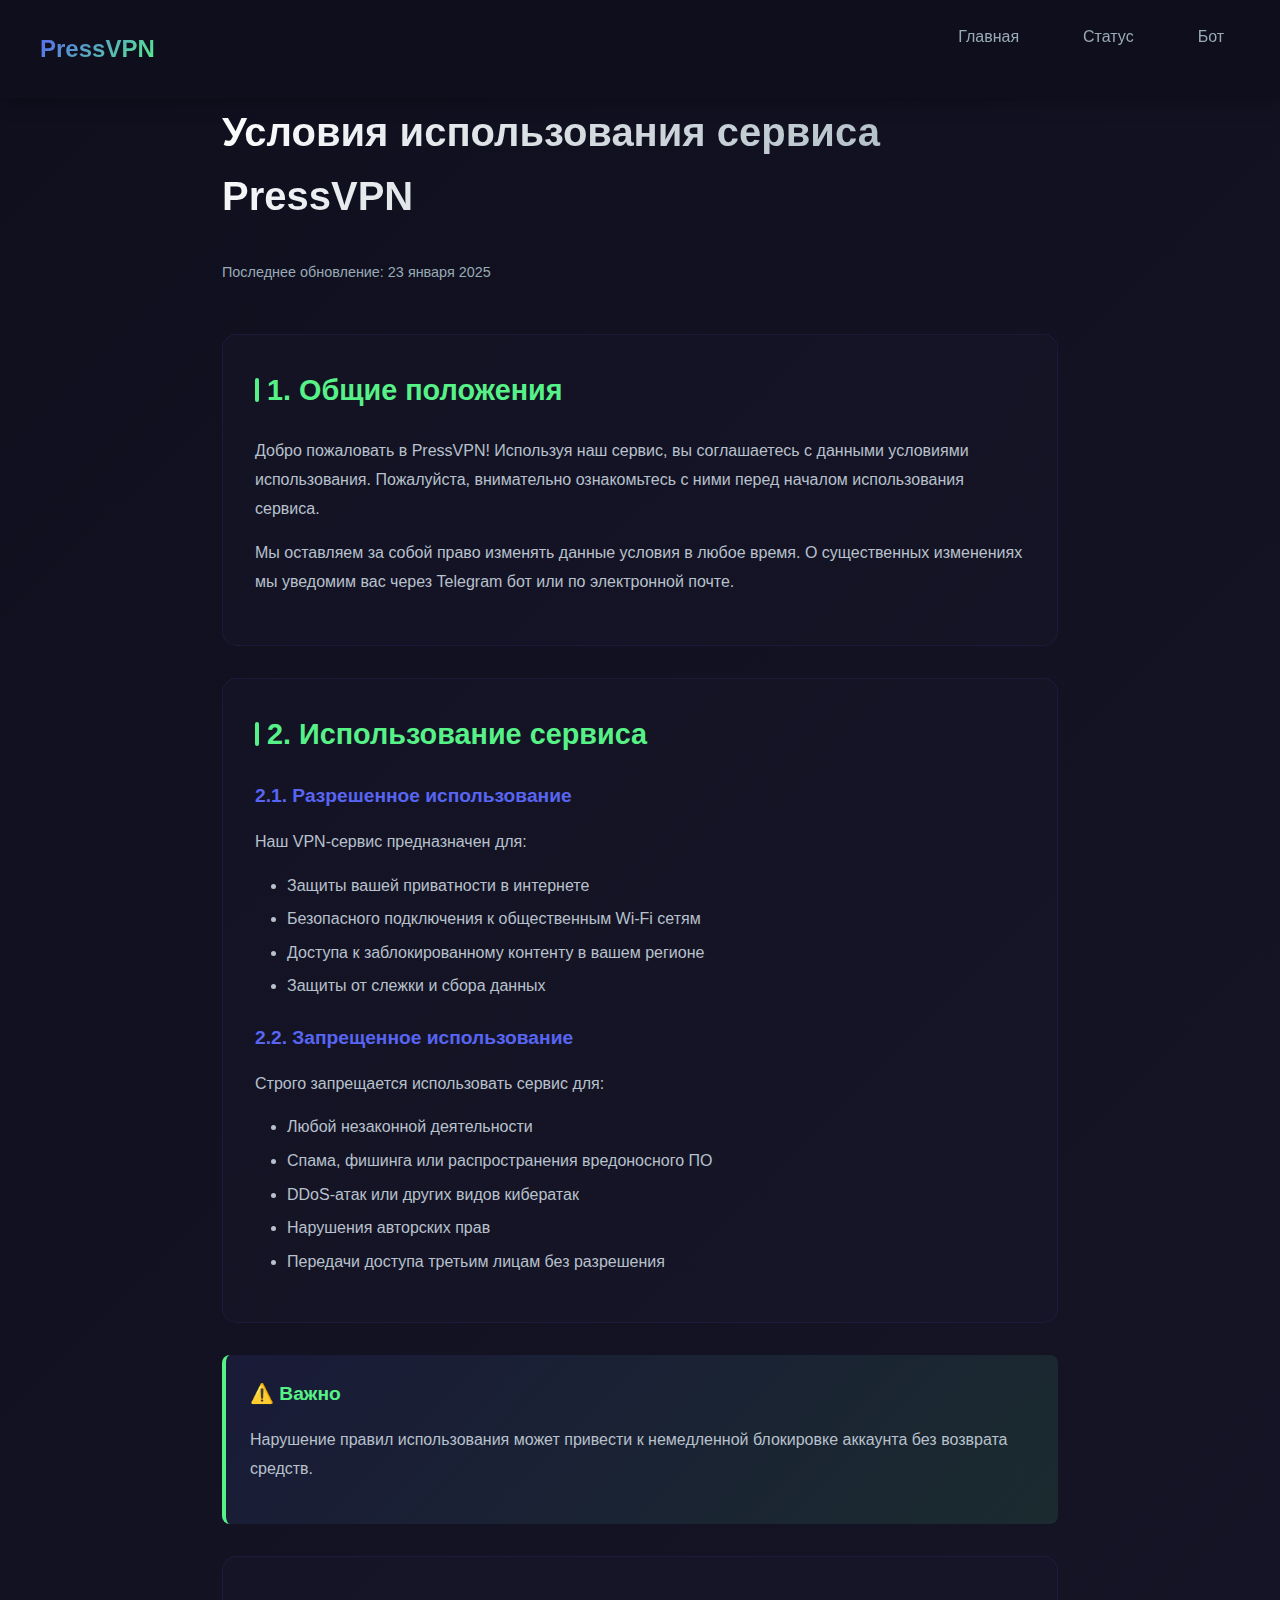
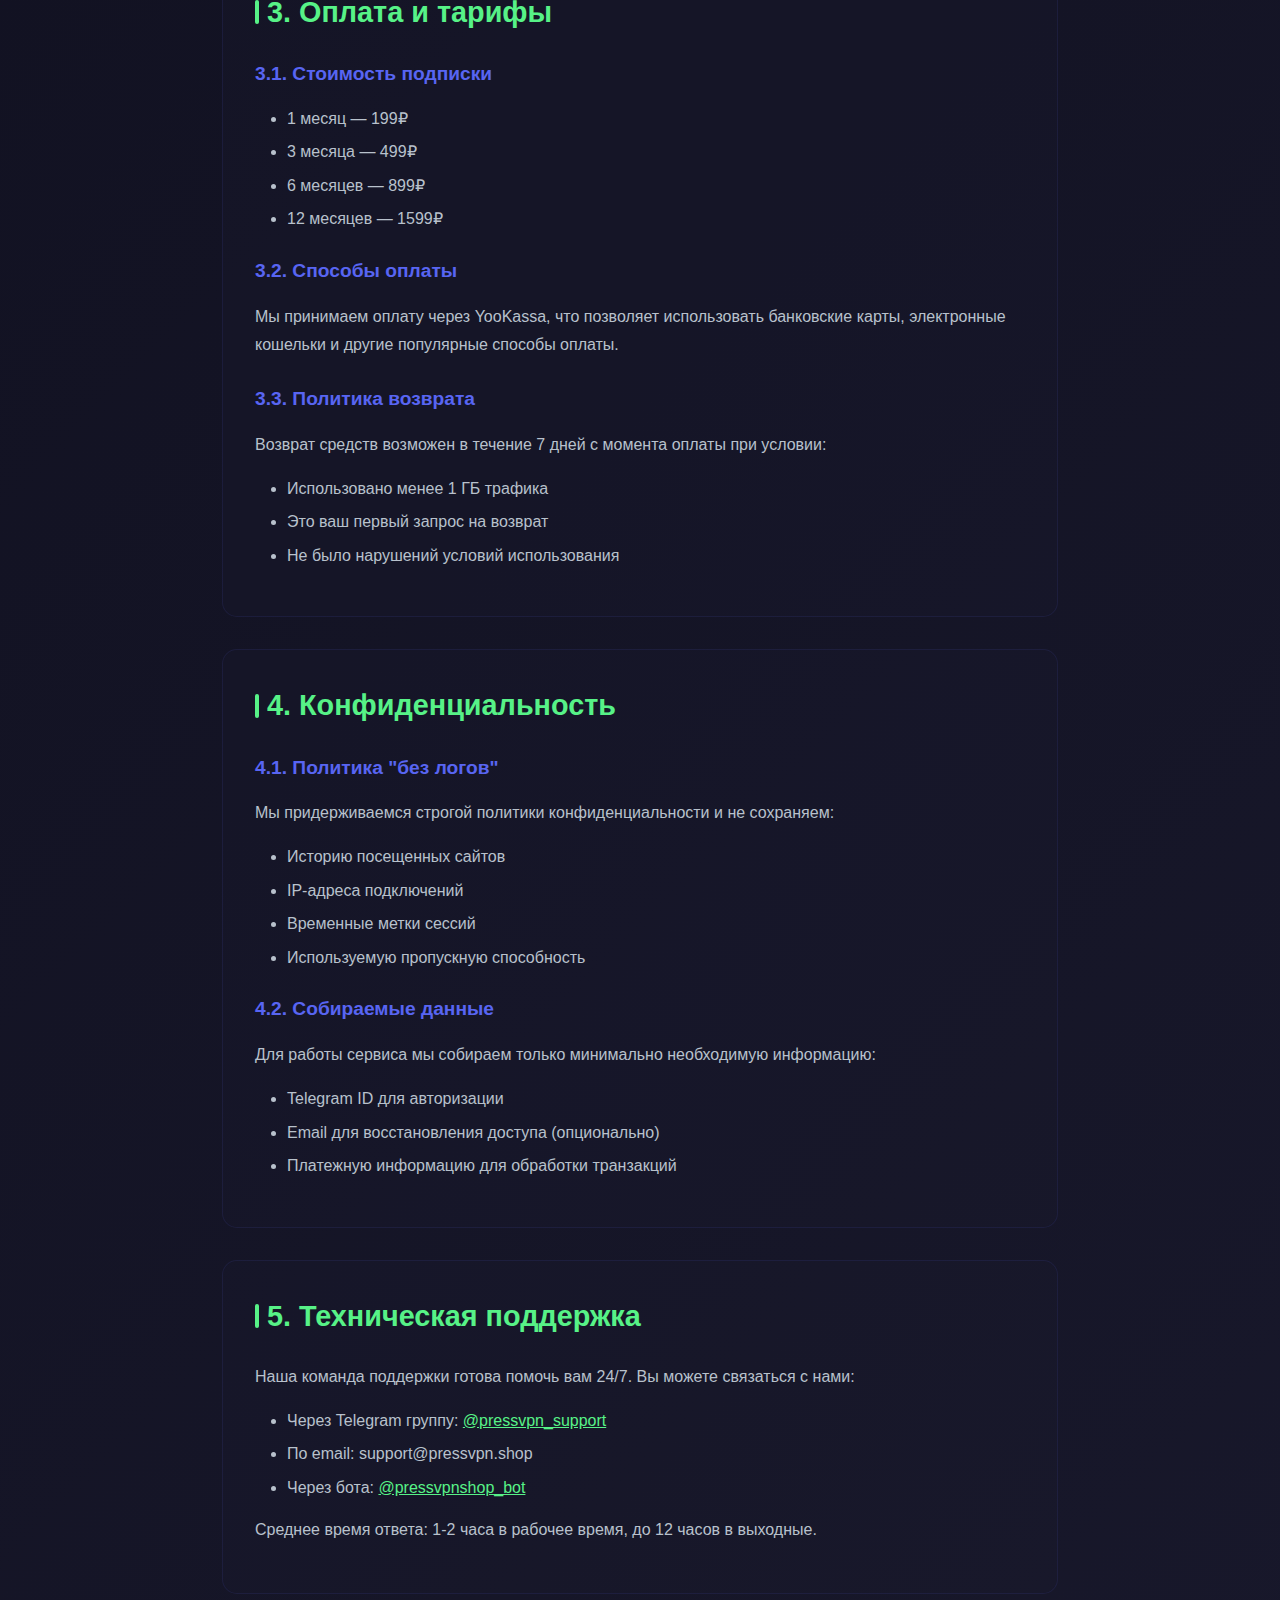
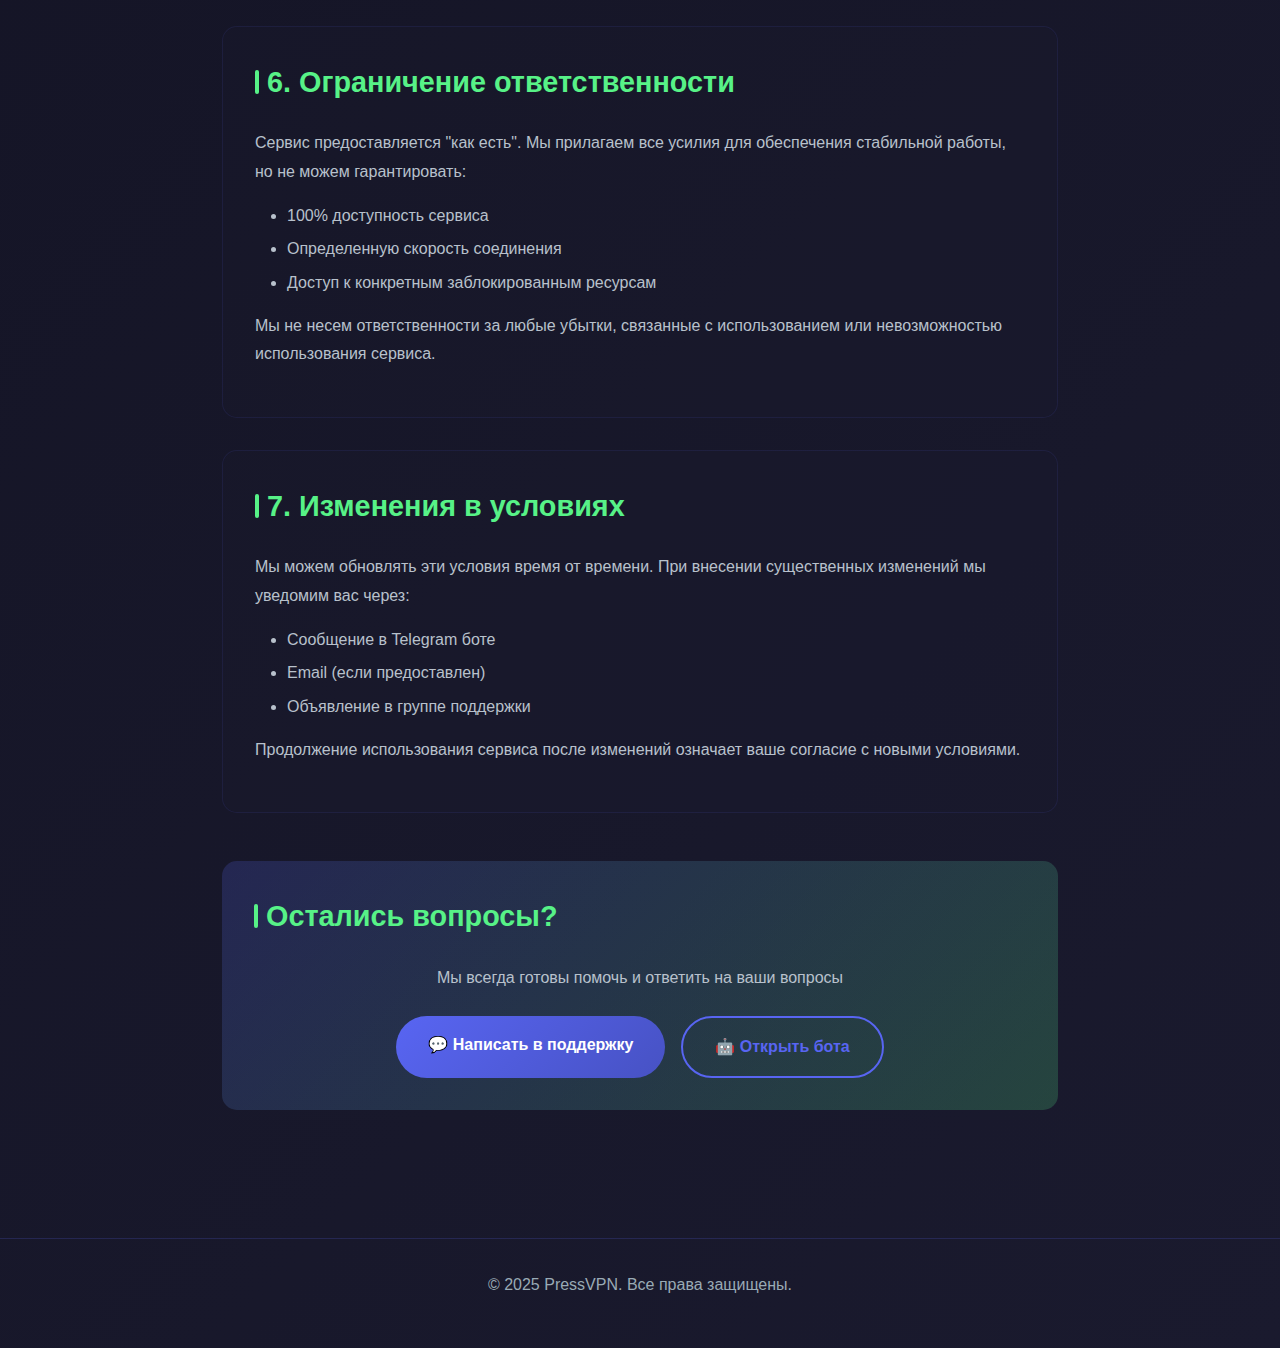
<file: landing/terms_page.html>
<!DOCTYPE html>
<html lang="ru">
<head>
    <meta charset="UTF-8">
    <meta name="viewport" content="width=device-width, initial-scale=1.0">
    <title>Условия использования - PressVPN</title>
    <style>
        * {
            margin: 0;
            padding: 0;
            box-sizing: border-box;
        }

        :root {
            --primary: #5865F2;
            --primary-dark: #4752C4;
            --secondary: #57F287;
            --dark: #1a1a2e;
            --darker: #0f0f1e;
            --light: #ffffff;
            --gray: #99AAB5;
            --text-gray: #b8c1cc;
        }

        body {
            font-family: -apple-system, BlinkMacSystemFont, 'Segoe UI', Roboto, Oxygen, Ubuntu, sans-serif;
            background: linear-gradient(135deg, var(--darker) 0%, var(--dark) 100%);
            color: var(--light);
            min-height: 100vh;
            line-height: 1.6;
        }

        /* Header */
        header {
            background: rgba(15, 15, 30, 0.95);
            backdrop-filter: blur(10px);
            padding: 1.5rem 2rem;
            position: fixed;
            top: 0;
            width: 100%;
            z-index: 1000;
            box-shadow: 0 2px 20px rgba(0, 0, 0, 0.3);
        }

        .header-container {
            max-width: 1200px;
            margin: 0 auto;
            display: flex;
            justify-content: space-between;
            align-items: center;
        }

        .logo {
            font-size: 1.5rem;
            font-weight: bold;
            background: linear-gradient(135deg, var(--primary) 0%, var(--secondary) 100%);
            -webkit-background-clip: text;
            -webkit-text-fill-color: transparent;
            text-decoration: none;
            display: inline-block;
        }

        .nav-links {
            display: flex;
            gap: 2rem;
            list-style: none;
        }

        .nav-links a {
            color: var(--gray);
            text-decoration: none;
            transition: all 0.3s ease;
            position: relative;
            padding: 0.5rem 1rem;
            border-radius: 8px;
        }

        .nav-links a:hover {
            color: var(--light);
            background: rgba(88, 101, 242, 0.1);
        }

        /* Main Content */
        .container {
            max-width: 900px;
            margin: 0 auto;
            padding: 100px 2rem 4rem;
        }

        h1 {
            font-size: 2.5rem;
            margin-bottom: 2rem;
            background: linear-gradient(135deg, var(--light) 0%, var(--gray) 100%);
            -webkit-background-clip: text;
            -webkit-text-fill-color: transparent;
        }

        .last-updated {
            color: var(--gray);
            margin-bottom: 3rem;
            font-size: 0.9rem;
        }

        .terms-section {
            background: rgba(26, 26, 46, 0.3);
            border-radius: 15px;
            padding: 2rem;
            margin-bottom: 2rem;
            border: 1px solid rgba(88, 101, 242, 0.1);
            transition: all 0.3s ease;
        }

        .terms-section:hover {
            border-color: rgba(88, 101, 242, 0.3);
            background: rgba(26, 26, 46, 0.4);
        }

        h2 {
            color: var(--secondary);
            margin-bottom: 1.5rem;
            font-size: 1.8rem;
            display: flex;
            align-items: center;
            gap: 0.5rem;
        }

        h2::before {
            content: '';
            display: inline-block;
            width: 4px;
            height: 24px;
            background: var(--secondary);
            border-radius: 2px;
        }

        h3 {
            color: var(--primary);
            margin-top: 1.5rem;
            margin-bottom: 1rem;
            font-size: 1.2rem;
        }

        p {
            color: var(--text-gray);
            margin-bottom: 1rem;
            line-height: 1.8;
        }

        ul {
            margin-left: 2rem;
            margin-bottom: 1rem;
        }

        li {
            color: var(--text-gray);
            margin-bottom: 0.5rem;
            position: relative;
        }

        /* Highlight Box */
        .highlight-box {
            background: linear-gradient(135deg, rgba(88, 101, 242, 0.1) 0%, rgba(87, 242, 135, 0.1) 100%);
            border-left: 4px solid var(--secondary);
            padding: 1.5rem;
            margin: 2rem 0;
            border-radius: 8px;
        }

        .highlight-box h3 {
            color: var(--secondary);
            margin-top: 0;
        }

        /* Contact Section */
        .contact-section {
            background: linear-gradient(135deg, rgba(88, 101, 242, 0.2) 0%, rgba(87, 242, 135, 0.2) 100%);
            border-radius: 15px;
            padding: 2rem;
            text-align: center;
            margin-top: 3rem;
        }

        .contact-buttons {
            display: flex;
            gap: 1rem;
            justify-content: center;
            margin-top: 1.5rem;
            flex-wrap: wrap;
        }

        .btn {
            display: inline-block;
            padding: 1rem 2rem;
            background: linear-gradient(135deg, var(--primary) 0%, var(--primary-dark) 100%);
            color: var(--light);
            text-decoration: none;
            border-radius: 50px;
            font-weight: bold;
            transition: all 0.3s ease;
            position: relative;
            overflow: hidden;
        }

        .btn::before {
            content: '';
            position: absolute;
            top: 0;
            left: -100%;
            width: 100%;
            height: 100%;
            background: linear-gradient(90deg, transparent, rgba(255, 255, 255, 0.2), transparent);
            transition: left 0.5s ease;
        }

        .btn:hover::before {
            left: 100%;
        }

        .btn:hover {
            transform: translateY(-2px);
            box-shadow: 0 10px 30px rgba(88, 101, 242, 0.3);
        }

        .btn-outline {
            background: transparent;
            border: 2px solid var(--primary);
            color: var(--primary);
        }

        .btn-outline:hover {
            background: var(--primary);
            color: var(--light);
        }

        /* Footer */
        footer {
            margin-top: 4rem;
            padding: 2rem;
            text-align: center;
            border-top: 1px solid rgba(88, 101, 242, 0.2);
        }

        .footer-text {
            color: var(--gray);
        }

        /* Responsive */
        @media (max-width: 768px) {
            .nav-links {
                display: none;
            }

            h1 {
                font-size: 2rem;
            }

            .container {
                padding: 80px 1rem 2rem;
            }

            .terms-section {
                padding: 1.5rem;
            }

            .contact-buttons {
                flex-direction: column;
            }

            .btn {
                width: 100%;
            }
        }
    </style>
</head>
<body>
    <!-- Header -->
    <header>
        <div class="header-container">
            <a href="https://pressvpn.shop" class="logo">PressVPN</a>
            <nav>
                <ul class="nav-links">
                    <li><a href="https://pressvpn.shop">Главная</a></li>
                    <li><a href="https://status.pressvpn.shop">Статус</a></li>
                    <li><a href="https://t.me/pressvpnshop_bot">Бот</a></li>
                </ul>
            </nav>
        </div>
    </header>

    <!-- Main Content -->
    <div class="container">
        <h1>Условия использования сервиса PressVPN</h1>
        <p class="last-updated">Последнее обновление: 23 января 2025</p>

        <div class="terms-section">
            <h2>1. Общие положения</h2>
            <p>Добро пожаловать в PressVPN! Используя наш сервис, вы соглашаетесь с данными условиями использования. Пожалуйста, внимательно ознакомьтесь с ними перед началом использования сервиса.</p>
            <p>Мы оставляем за собой право изменять данные условия в любое время. О существенных изменениях мы уведомим вас через Telegram бот или по электронной почте.</p>
        </div>

        <div class="terms-section">
            <h2>2. Использование сервиса</h2>
            
            <h3>2.1. Разрешенное использование</h3>
            <p>Наш VPN-сервис предназначен для:</p>
            <ul>
                <li>Защиты вашей приватности в интернете</li>
                <li>Безопасного подключения к общественным Wi-Fi сетям</li>
                <li>Доступа к заблокированному контенту в вашем регионе</li>
                <li>Защиты от слежки и сбора данных</li>
            </ul>

            <h3>2.2. Запрещенное использование</h3>
            <p>Строго запрещается использовать сервис для:</p>
            <ul>
                <li>Любой незаконной деятельности</li>
                <li>Спама, фишинга или распространения вредоносного ПО</li>
                <li>DDoS-атак или других видов кибератак</li>
                <li>Нарушения авторских прав</li>
                <li>Передачи доступа третьим лицам без разрешения</li>
            </ul>
        </div>

        <div class="highlight-box">
            <h3>⚠️ Важно</h3>
            <p>Нарушение правил использования может привести к немедленной блокировке аккаунта без возврата средств.</p>
        </div>

        <div class="terms-section">
            <h2>3. Оплата и тарифы</h2>
            
            <h3>3.1. Стоимость подписки</h3>
            <ul>
                <li>1 месяц — 199₽</li>
                <li>3 месяца — 499₽</li>
                <li>6 месяцев — 899₽</li>
                <li>12 месяцев — 1599₽</li>
            </ul>

            <h3>3.2. Способы оплаты</h3>
            <p>Мы принимаем оплату через YooKassa, что позволяет использовать банковские карты, электронные кошельки и другие популярные способы оплаты.</p>

            <h3>3.3. Политика возврата</h3>
            <p>Возврат средств возможен в течение 7 дней с момента оплаты при условии:</p>
            <ul>
                <li>Использовано менее 1 ГБ трафика</li>
                <li>Это ваш первый запрос на возврат</li>
                <li>Не было нарушений условий использования</li>
            </ul>
        </div>

        <div class="terms-section">
            <h2>4. Конфиденциальность</h2>
            
            <h3>4.1. Политика "без логов"</h3>
            <p>Мы придерживаемся строгой политики конфиденциальности и не сохраняем:</p>
            <ul>
                <li>Историю посещенных сайтов</li>
                <li>IP-адреса подключений</li>
                <li>Временные метки сессий</li>
                <li>Используемую пропускную способность</li>
            </ul>

            <h3>4.2. Собираемые данные</h3>
            <p>Для работы сервиса мы собираем только минимально необходимую информацию:</p>
            <ul>
                <li>Telegram ID для авторизации</li>
                <li>Email для восстановления доступа (опционально)</li>
                <li>Платежную информацию для обработки транзакций</li>
            </ul>
        </div>

        <div class="terms-section">
            <h2>5. Техническая поддержка</h2>
            <p>Наша команда поддержки готова помочь вам 24/7. Вы можете связаться с нами:</p>
            <ul>
                <li>Через Telegram группу: <a href="https://t.me/pressvpn_support" style="color: var(--secondary);">@pressvpn_support</a></li>
                <li>По email: support@pressvpn.shop</li>
                <li>Через бота: <a href="https://t.me/pressvpnshop_bot" style="color: var(--secondary);">@pressvpnshop_bot</a></li>
            </ul>
            <p>Среднее время ответа: 1-2 часа в рабочее время, до 12 часов в выходные.</p>
        </div>

        <div class="terms-section">
            <h2>6. Ограничение ответственности</h2>
            <p>Сервис предоставляется "как есть". Мы прилагаем все усилия для обеспечения стабильной работы, но не можем гарантировать:</p>
            <ul>
                <li>100% доступность сервиса</li>
                <li>Определенную скорость соединения</li>
                <li>Доступ к конкретным заблокированным ресурсам</li>
            </ul>
            <p>Мы не несем ответственности за любые убытки, связанные с использованием или невозможностью использования сервиса.</p>
        </div>

        <div class="terms-section">
            <h2>7. Изменения в условиях</h2>
            <p>Мы можем обновлять эти условия время от времени. При внесении существенных изменений мы уведомим вас через:</p>
            <ul>
                <li>Сообщение в Telegram боте</li>
                <li>Email (если предоставлен)</li>
                <li>Объявление в группе поддержки</li>
            </ul>
            <p>Продолжение использования сервиса после изменений означает ваше согласие с новыми условиями.</p>
        </div>

        <!-- Contact Section -->
        <div class="contact-section">
            <h2>Остались вопросы?</h2>
            <p>Мы всегда готовы помочь и ответить на ваши вопросы</p>
            <div class="contact-buttons">
                <a href="https://t.me/pressvpn_support" class="btn">
                    💬 Написать в поддержку
                </a>
                <a href="https://t.me/pressvpnshop_bot" class="btn btn-outline">
                    🤖 Открыть бота
                </a>
            </div>
        </div>
    </div>

    <!-- Footer -->
    <footer>
        <p class="footer-text">© 2025 PressVPN. Все права защищены.</p>
    </footer>

    <script>
        // Smooth scroll for anchor links
        document.querySelectorAll('a[href^="#"]').forEach(anchor => {
            anchor.addEventListener('click', function (e) {
                e.preventDefault();
                const target = document.querySelector(this.getAttribute('href'));
                if (target) {
                    target.scrollIntoView({ behavior: 'smooth', block: 'start' });
                }
            });
        });

        // Add scroll effect to header
        window.addEventListener('scroll', () => {
            const header = document.querySelector('header');
            if (window.scrollY > 50) {
                header.style.background = 'rgba(15, 15, 30, 0.98)';
            } else {
                header.style.background = 'rgba(15, 15, 30, 0.95)';
            }
        });
    </script>
</body>
</html>
</file>
